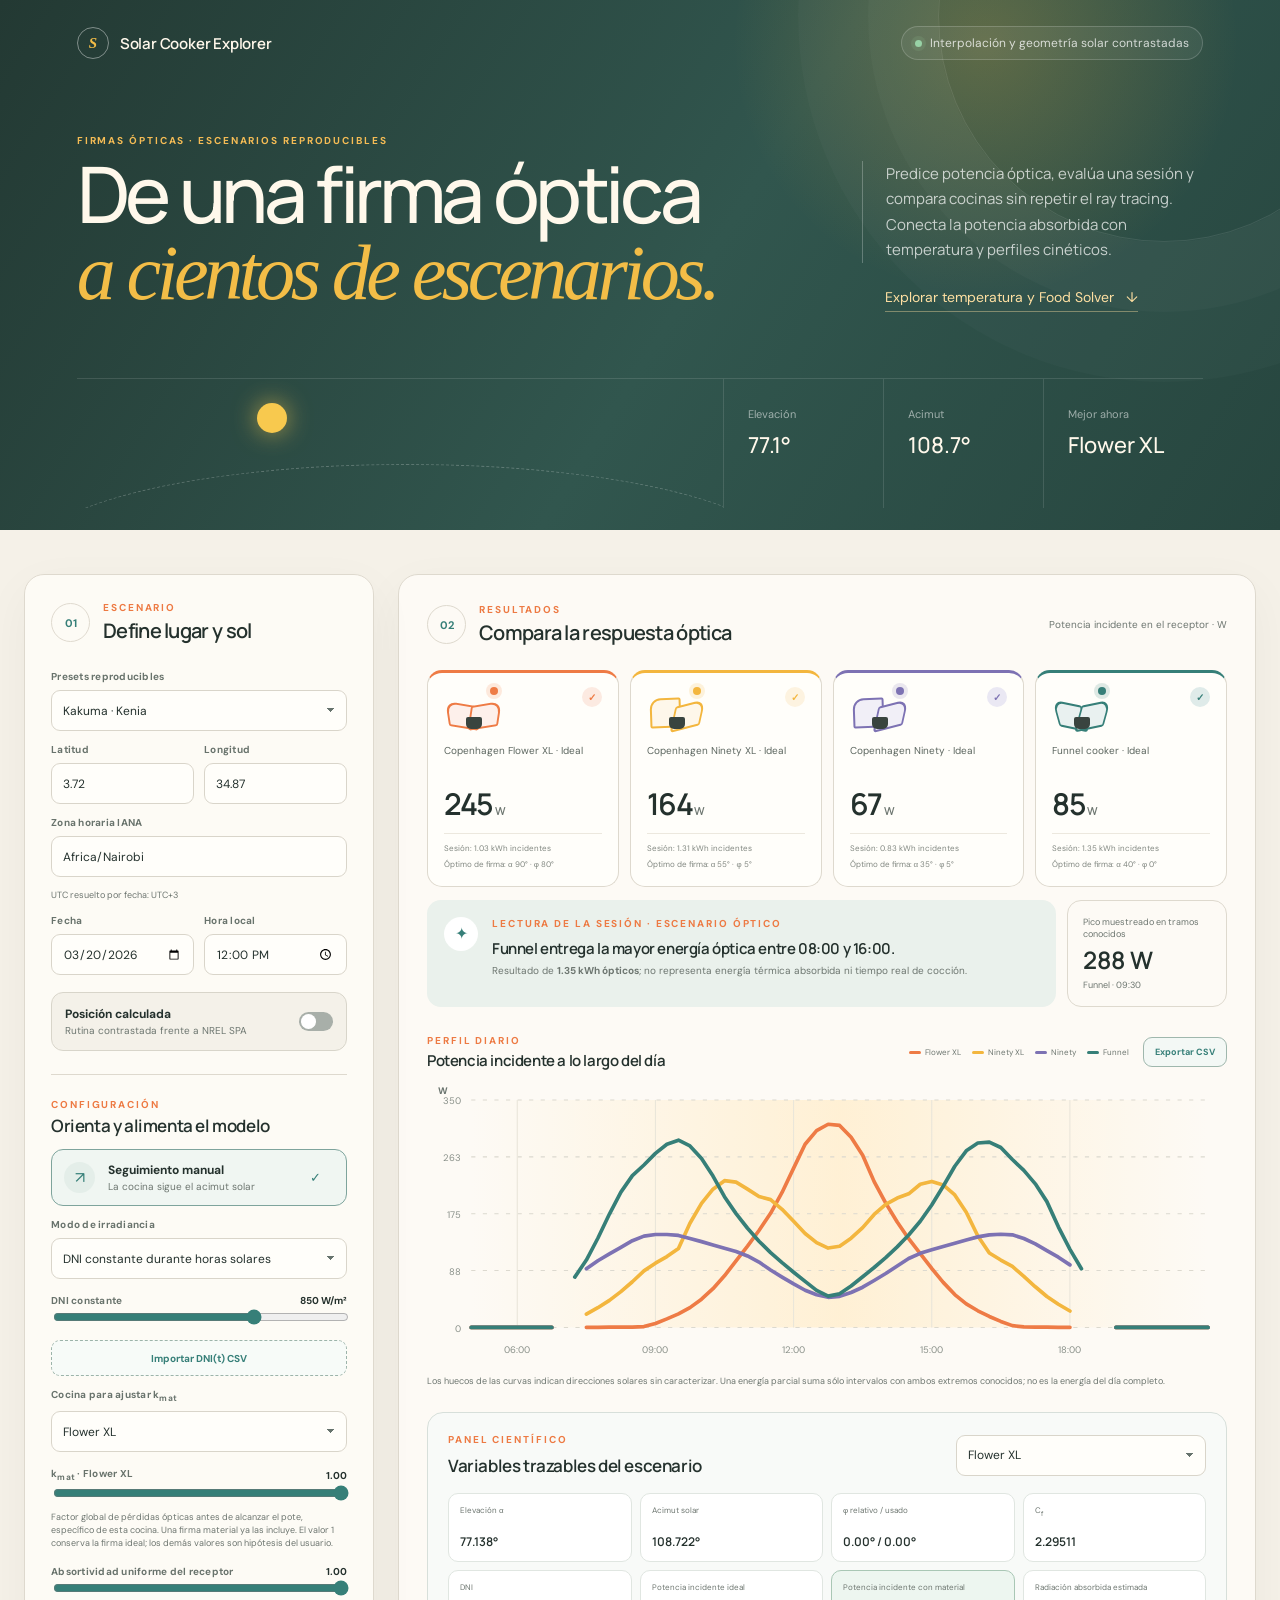
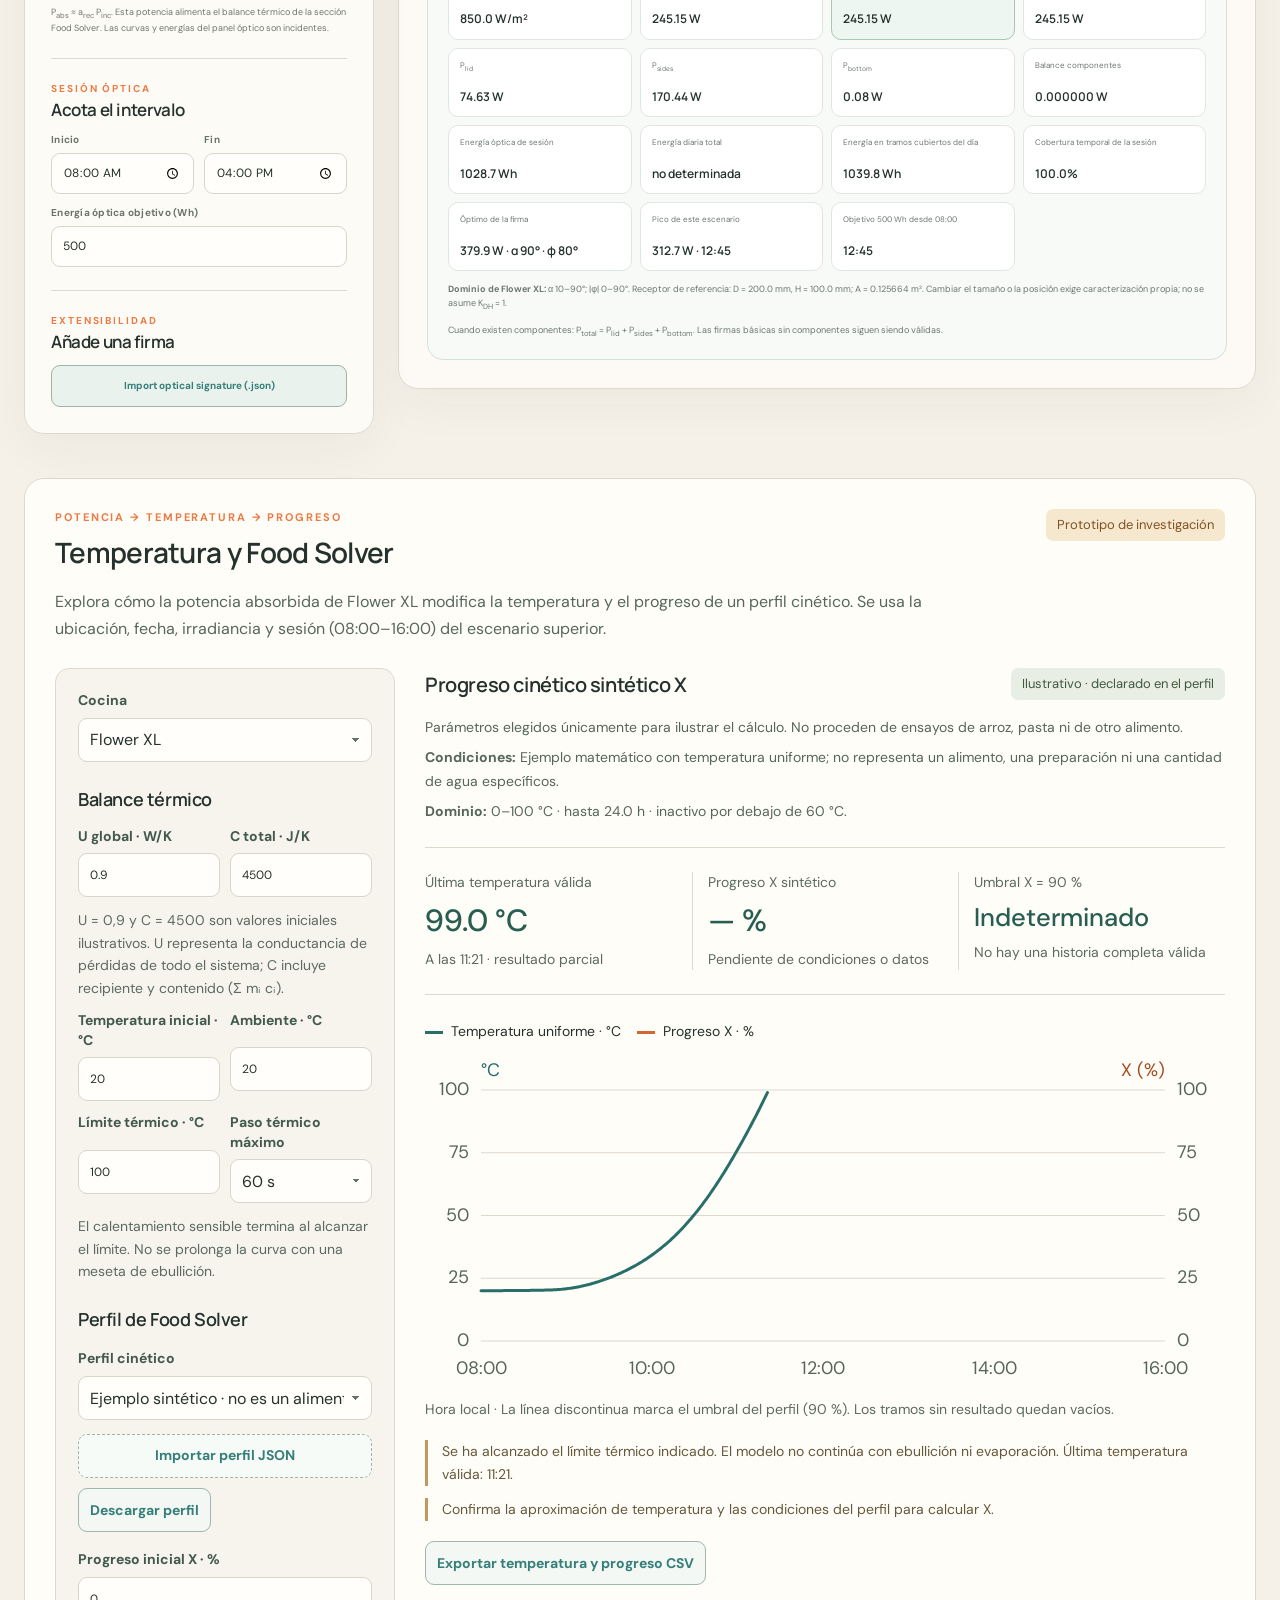
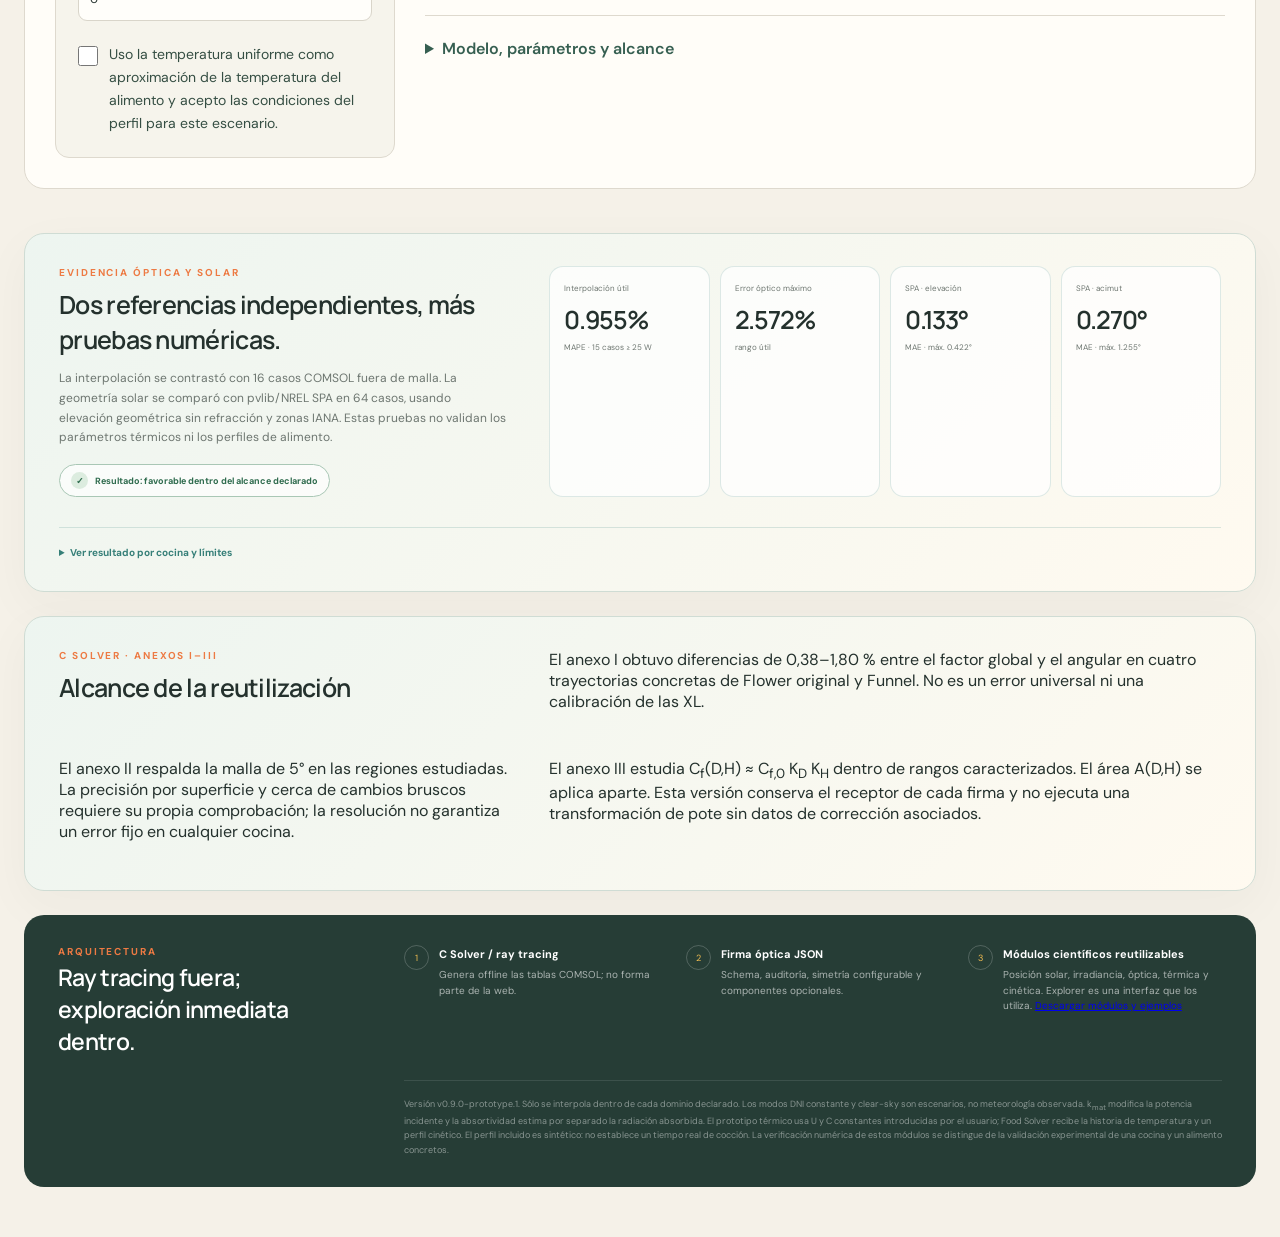
<file: index.html>
<!DOCTYPE html><html lang="es"><head><meta charSet="utf-8"/><meta name="viewport" content="width=device-width, initial-scale=1"/><link rel="stylesheet" href="/_next/static/css/index.B-HkzT0E.css" data-rsc-css-href="/_next/static/css/index.B-HkzT0E.css" data-precedence="vite-rsc/importer-resources"/><link rel="modulepreload" fetchPriority="low" href="/_next/static/chunks/index-D1vbHtXj.js"/><script src="/_next/static/chunks/rolldown-runtime-hePW80VL.js" type="module" async=""></script><script src="/_next/static/chunks/framework-CllpqJgQ.js" type="module" async=""></script><script src="/_next/static/chunks/vinext-CzEqxnjM.js" type="module" async=""></script><link rel="modulepreload" href="/_next/static/chunks/layout-segment-context-DirPF1Sl.js" crossorigin=""/><link rel="modulepreload" href="/_next/static/chunks/page-BA7yDzkg.js" crossorigin=""/><title>Solar Cooker Explorer · C Solver</title><meta name="description" content="Compara escenarios ópticos y conecta potencia absorbida, temperatura y Food Solver con parámetros y perfiles explícitos."/><meta property="og:title" content="Solar Cooker Explorer"/><meta property="og:description" content="Firmas ópticas · Potencia · Energía de sesión · Comparación"/><meta property="og:url" content="https://solar-cooker-explorer.jesus7ma.chatgpt.site"/><meta property="og:site_name" content="Solar Cooker Explorer"/><meta property="og:type" content="website"/><meta property="og:image" content="https://solar-cooker-explorer.jesus7ma.chatgpt.site/og.png"/><meta property="og:image:width" content="1200"/><meta property="og:image:height" content="630"/><meta property="og:image:alt" content="Solar Cooker Explorer · C Solver · Validación fuera de malla"/><meta name="twitter:card" content="summary_large_image"/><meta name="twitter:title" content="Solar Cooker Explorer"/><meta name="twitter:description" content="Firmas ópticas · Potencia · Energía de sesión · Comparación"/><meta name="twitter:image" content="https://solar-cooker-explorer.jesus7ma.chatgpt.site/og.png"/><script>Object.assign(((self[Symbol.for("vinext.navigationRuntime")]??={bootstrap:{routeManifest:null},functions:{}}).bootstrap.rsc??={rsc:[]}),{params:{},nav:{"pathname":"/","searchParams":[]},searchParamsFromBrowser:true})</script><link rel="modulepreload" href="/_next/static/chunks/index-D1vbHtXj.js" />
</head><body><main><header class="hero"><nav><div class="brand"><span class="brand-mark">S</span><span>Solar Cooker Explorer</span></div><div class="status-pill"><span></span> Interpolación y geometría solar contrastadas</div></nav><div class="hero-copy"><div><p class="eyebrow">FIRMAS ÓPTICAS · ESCENARIOS REPRODUCIBLES</p><h1>De una firma óptica<br/><em>a cientos de escenarios.</em></h1></div><div><p class="lead">Predice potencia óptica, evalúa una sesión y compara cocinas sin repetir el ray tracing. Conecta la potencia absorbida con temperatura y perfiles cinéticos.</p><a class="cooking-jump" href="#temperature-food">Explorar temperatura y Food Solver <span aria-hidden="true">↓</span></a></div></div><div class="sun-strip"><div class="sun-orbit"><span class="orbit-line"></span><span class="hero-sun" style="left:30.200531804680175%;bottom:69.71047212807255%"></span></div><div class="sky-metric"><span>Elevación</span><strong>77.1<!-- -->°</strong></div><div class="sky-metric"><span>Acimut</span><strong>108.7<!-- -->°</strong></div><div class="sky-metric"><span>Mejor ahora</span><strong>Flower XL</strong></div></div></header><section class="workspace"><aside class="control-panel"><div class="panel-heading"><span class="step-number">01</span><div><p class="eyebrow">ESCENARIO</p><h2>Define lugar y sol</h2></div></div><label class="field full"><span>Presets reproducibles</span><select><option value="kakuma" selected="">Kakuma · Kenia</option><option value="malaga">Málaga · España</option><option value="ndjamena">N&#x27;Djamena · Chad</option><option value="kathmandu">Katmandú · Nepal</option><option value="custom">Ubicación libre</option></select></label><div class="field-row"><label class="field"><span>Latitud</span><input type="number" step="0.01" value="3.72"/></label><label class="field"><span>Longitud</span><input type="number" step="0.01" value="34.87"/></label></div><label class="field full compact-top"><span>Zona horaria IANA</span><input type="text" placeholder="Europe/Madrid" value="Africa/Nairobi"/><small class="field-help">UTC resuelto por fecha<!-- -->: UTC+3</small></label><div class="field-row"><label class="field"><span>Fecha</span><input type="date" value="2026-03-20"/></label><label class="field"><span>Hora local</span><input type="time" value="12:00"/></label></div><button class="mode-toggle "><span><b>Posición calculada</b><small>Rutina contrastada frente a NREL SPA</small></span><i><u></u></i></button><div class="divider"></div><div class="subheading"><p class="eyebrow">CONFIGURACIÓN</p><h3>Orienta y alimenta el modelo</h3></div><button class="tracking-card selected"><span class="compass">↗</span><span><b>Seguimiento manual</b><small>La cocina sigue el acimut solar</small></span><span class="check">✓</span></button><label class="field full compact-top"><span>Modo de irradiancia</span><select><option value="constant" selected="">DNI constante durante horas solares</option><option value="clear-sky-meinel">Clear sky Meinel–Meinel normalizado</option><option value="imported">Perfil DNI importado (CSV)</option><option value="web">DNI de internet · Open-Meteo</option></select></label><label class="range-field compact"><span><b>DNI constante</b><output>850<!-- --> W/m²</output></span><input type="range" min="300" max="1100" step="10" value="850"/></label><label class="upload-button">Importar DNI(t) CSV<input type="file" accept=".csv,text/csv"/></label><label class="field full compact-top"><span>Cocina para ajustar k<sub>mat</sub></span><select><option value="flower-xl" selected="">Flower XL</option><option value="ninety-xl">Ninety XL</option><option value="ninety">Ninety</option><option value="funnel">Funnel</option></select></label><label class="range-field compact"><span><b>k<sub>mat</sub> · <!-- -->Flower XL</b><output>1.00</output></span><input type="range" min="0" max="1" step="0.01" value="1"/></label><p class="field-help">Factor global de pérdidas ópticas antes de alcanzar el pote, específico de esta cocina. Una firma material ya las incluye. El valor 1 conserva la firma ideal; los demás valores son hipótesis del usuario.</p><label class="range-field compact"><span><b>Absortividad uniforme del receptor</b><output>1.00</output></span><input type="range" min="0" max="1" step="0.01" value="1"/></label><p class="field-help">P<sub>abs</sub> ≈ a<sub>rec</sub> P<sub>inc</sub>. Esta potencia alimenta el balance térmico de la sección Food Solver. Las curvas y energías del panel óptico son incidentes.</p><div class="divider"></div><div class="subheading"><p class="eyebrow">SESIÓN ÓPTICA</p><h3>Acota el intervalo</h3></div><div class="field-row"><label class="field"><span>Inicio</span><input type="time" value="08:00"/></label><label class="field"><span>Fin</span><input type="time" value="16:00"/></label></div><label class="field full compact-top"><span>Energía óptica objetivo (Wh)</span><input type="number" min="0" step="25" value="500"/></label><div class="divider"></div><div class="subheading"><p class="eyebrow">EXTENSIBILIDAD</p><h3>Añade una firma</h3></div><label class="upload-button strong">Import optical signature (.json)<input type="file" accept=".json,application/json"/></label></aside><div class="results-panel"><div class="results-topline"><div class="panel-heading"><span class="step-number">02</span><div><p class="eyebrow">RESULTADOS</p><h2>Compara la respuesta óptica</h2></div></div><div class="legend-note">Potencia incidente en el receptor · W</div></div><div class="model-grid"><button class="model-card active" style="--model-color:#ee7b45"><div class="model-top"><div class="cooker-icon flower" aria-hidden="true"><span class="sun-dot"></span><span class="panel panel-a"></span><span class="panel panel-b"></span><span class="pot"></span></div><span class="model-check">✓</span></div><p>Copenhagen Flower XL · Ideal</p><strong>245<small> W</small></strong><div class="model-meta stacked"><span>Sesión: <!-- -->1.03 kWh incidentes</span><span>Óptimo de firma: α <!-- -->90<!-- -->° · φ <!-- -->80<!-- -->°</span></div></button><button class="model-card active" style="--model-color:#f3b63e"><div class="model-top"><div class="cooker-icon ninety" aria-hidden="true"><span class="sun-dot"></span><span class="panel panel-a"></span><span class="panel panel-b"></span><span class="pot"></span></div><span class="model-check">✓</span></div><p>Copenhagen Ninety XL · Ideal</p><strong>164<small> W</small></strong><div class="model-meta stacked"><span>Sesión: <!-- -->1.31 kWh incidentes</span><span>Óptimo de firma: α <!-- -->55<!-- -->° · φ <!-- -->5<!-- -->°</span></div></button><button class="model-card active" style="--model-color:#7d72b3"><div class="model-top"><div class="cooker-icon ninety" aria-hidden="true"><span class="sun-dot"></span><span class="panel panel-a"></span><span class="panel panel-b"></span><span class="pot"></span></div><span class="model-check">✓</span></div><p>Copenhagen Ninety · Ideal</p><strong>67<small> W</small></strong><div class="model-meta stacked"><span>Sesión: <!-- -->0.83 kWh incidentes</span><span>Óptimo de firma: α <!-- -->35<!-- -->° · φ <!-- -->5<!-- -->°</span></div></button><button class="model-card active" style="--model-color:#367f78"><div class="model-top"><div class="cooker-icon funnel" aria-hidden="true"><span class="sun-dot"></span><span class="panel panel-a"></span><span class="panel panel-b"></span><span class="pot"></span></div><span class="model-check">✓</span></div><p>Funnel cooker · Ideal</p><strong>85<small> W</small></strong><div class="model-meta stacked"><span>Sesión: <!-- -->1.35 kWh incidentes</span><span>Óptimo de firma: α <!-- -->40<!-- -->° · φ <!-- -->0<!-- -->°</span></div></button></div><div class="insight-row"><div class="recommendation"><span class="rec-icon">✦</span><div><p class="eyebrow">LECTURA DE LA SESIÓN · ESCENARIO ÓPTICO</p><h3>Funnel entrega la mayor energía óptica entre 08:00 y 16:00.</h3><p><span>Resultado de <b>1.35<!-- --> kWh ópticos</b>; no representa energía térmica absorbida ni tiempo real de cocción.</span></p></div></div><div class="peak-card"><span>Pico muestreado en tramos conocidos</span><strong>288<!-- --> W</strong><small>Funnel · 09:30</small></div></div><div class="chart-header"><div><p class="eyebrow">PERFIL DIARIO</p><h3>Potencia incidente a lo largo del día</h3></div><div class="chart-actions"><div class="chart-legend"><span><i style="background:#ee7b45"></i>Flower XL</span><span><i style="background:#f3b63e"></i>Ninety XL</span><span><i style="background:#7d72b3"></i>Ninety</span><span><i style="background:#367f78"></i>Funnel</span></div><button class="export-button">Exportar CSV</button></div></div><div class="chart-shell"><svg viewBox="0 0 760 270" role="img" aria-label="Curvas de potencia óptica durante el día"><defs><linearGradient id="daywash" x1="0" y1="0" x2="1" y2="0"><stop offset="0" stop-color="#ffefd1" stop-opacity="0"></stop><stop offset="0.5" stop-color="#ffefd1" stop-opacity="0.9"></stop><stop offset="1" stop-color="#ffefd1" stop-opacity="0"></stop></linearGradient></defs><rect x="42" y="20" width="700" height="216" rx="12" fill="url(#daywash)"></rect><g><line x1="42" x2="742" y1="20" y2="20" stroke="#dcd9cf" stroke-dasharray="4 7"></line><text x="32" y="24" text-anchor="end" class="axis-label">350</text></g><g><line x1="42" x2="742" y1="74" y2="74" stroke="#dcd9cf" stroke-dasharray="4 7"></line><text x="32" y="78" text-anchor="end" class="axis-label">263</text></g><g><line x1="42" x2="742" y1="128" y2="128" stroke="#dcd9cf" stroke-dasharray="4 7"></line><text x="32" y="132" text-anchor="end" class="axis-label">175</text></g><g><line x1="42" x2="742" y1="182" y2="182" stroke="#dcd9cf" stroke-dasharray="4 7"></line><text x="32" y="186" text-anchor="end" class="axis-label">88</text></g><g><line x1="42" x2="742" y1="236" y2="236" stroke="#dcd9cf" stroke-dasharray="4 7"></line><text x="32" y="240" text-anchor="end" class="axis-label">0</text></g><g><line x1="85.75" x2="85.75" y1="20" y2="236" stroke="#e9e5da"></line><text x="85.75" y="260" text-anchor="middle" class="axis-label">06:00</text></g><g><line x1="217" x2="217" y1="20" y2="236" stroke="#e9e5da"></line><text x="217" y="260" text-anchor="middle" class="axis-label">09:00</text></g><g><line x1="348.25" x2="348.25" y1="20" y2="236" stroke="#e9e5da"></line><text x="348.25" y="260" text-anchor="middle" class="axis-label">12:00</text></g><g><line x1="479.5" x2="479.5" y1="20" y2="236" stroke="#e9e5da"></line><text x="479.5" y="260" text-anchor="middle" class="axis-label">15:00</text></g><g><line x1="610.75" x2="610.75" y1="20" y2="236" stroke="#e9e5da"></line><text x="610.75" y="260" text-anchor="middle" class="axis-label">18:00</text></g><path d="M42.0,236.0 L52.9,236.0 L63.9,236.0 L74.8,236.0 L85.8,236.0 L96.7,236.0 L107.6,236.0 L118.6,236.0   M151.4,235.9 L162.3,235.9 L173.3,235.8 L184.2,235.7 L195.1,235.7 L206.1,235.2 L217.0,232.2 L227.9,227.9 L238.9,223.1 L249.8,217.2 L260.8,209.2 L271.7,199.2 L282.6,187.0 L293.6,172.8 L304.5,158.7 L315.4,143.9 L326.4,127.6 L337.3,107.8 L348.3,84.7 L359.2,62.0 L370.1,49.1 L381.1,43.0 L392.0,44.1 L402.9,55.4 L413.9,72.5 L424.8,97.5 L435.8,117.9 L446.7,135.9 L457.6,151.7 L468.6,165.8 L479.5,180.0 L490.4,193.2 L501.4,204.8 L512.3,213.7 L523.3,220.2 L534.2,225.6 L545.1,230.3 L556.1,234.3 L567.0,235.5 L577.9,235.7 L588.9,235.8 L599.8,235.9 L610.8,235.9    M654.5,236.0 L665.4,236.0 L676.4,236.0 L687.3,236.0 L698.3,236.0 L709.2,236.0 L720.1,236.0 L731.1,236.0 L742.0,236.0" fill="none" stroke="#ee7b45" stroke-width="3.5" stroke-linecap="round" stroke-linejoin="round"></path><path d="M42.0,236.0 L52.9,236.0 L63.9,236.0 L74.8,236.0 L85.8,236.0 L96.7,236.0 L107.6,236.0 L118.6,236.0   M151.4,223.4 L162.3,217.3 L173.3,210.3 L184.2,202.0 L195.1,192.6 L206.1,182.3 L217.0,175.0 L227.9,168.7 L238.9,161.0 L249.8,137.0 L260.8,118.2 L271.7,104.7 L282.6,96.6 L293.6,98.0 L304.5,104.6 L315.4,111.7 L326.4,114.6 L337.3,123.8 L348.3,135.1 L359.2,146.8 L370.1,155.5 L381.1,160.6 L392.0,158.9 L402.9,151.2 L413.9,141.2 L424.8,128.7 L435.8,119.1 L446.7,113.1 L457.6,109.1 L468.6,100.0 L479.5,97.3 L490.4,100.6 L501.4,110.1 L512.3,126.6 L523.3,149.2 L534.2,165.3 L545.1,172.0 L556.1,178.1 L567.0,187.5 L577.9,197.4 L588.9,206.6 L599.8,214.0 L610.8,220.4    M654.5,236.0 L665.4,236.0 L676.4,236.0 L687.3,236.0 L698.3,236.0 L709.2,236.0 L720.1,236.0 L731.1,236.0 L742.0,236.0" fill="none" stroke="#f3b63e" stroke-width="3.5" stroke-linecap="round" stroke-linejoin="round"></path><path d="M42.0,236.0 L52.9,236.0 L63.9,236.0 L74.8,236.0 L85.8,236.0 L96.7,236.0 L107.6,236.0 L118.6,236.0   M151.4,180.3 L162.3,172.7 L173.3,166.2 L184.2,159.9 L195.1,153.6 L206.1,149.3 L217.0,147.7 L227.9,147.7 L238.9,148.6 L249.8,151.5 L260.8,154.5 L271.7,157.7 L282.6,160.8 L293.6,163.8 L304.5,168.1 L315.4,173.9 L326.4,181.5 L337.3,188.2 L348.3,194.7 L359.2,200.7 L370.1,204.9 L381.1,207.4 L392.0,206.5 L402.9,202.8 L413.9,197.8 L424.8,191.4 L435.8,184.8 L446.7,177.6 L457.6,170.5 L468.6,165.6 L479.5,162.3 L490.4,159.2 L501.4,156.1 L512.3,152.9 L523.3,150.0 L534.2,148.1 L545.1,147.5 L556.1,148.0 L567.0,151.5 L577.9,156.7 L588.9,163.1 L599.8,169.3 L610.8,176.6    M654.5,236.0 L665.4,236.0 L676.4,236.0 L687.3,236.0 L698.3,236.0 L709.2,236.0 L720.1,236.0 L731.1,236.0 L742.0,236.0" fill="none" stroke="#7d72b3" stroke-width="3.5" stroke-linecap="round" stroke-linejoin="round"></path><path d="M42.0,236.0 L52.9,236.0 L63.9,236.0 L74.8,236.0 L85.8,236.0 L96.7,236.0 L107.6,236.0 L118.6,236.0  M140.4,188.2 L151.4,172.0 L162.3,151.3 L173.3,128.3 L184.2,107.5 L195.1,91.8 L206.1,81.7 L217.0,70.7 L227.9,62.0 L238.9,58.1 L249.8,63.6 L260.8,75.6 L271.7,92.2 L282.6,111.8 L293.6,127.9 L304.5,141.8 L315.4,154.1 L326.4,165.0 L337.3,174.5 L348.3,183.6 L359.2,192.3 L370.1,200.8 L381.1,206.3 L392.0,204.1 L402.9,196.7 L413.9,187.9 L424.8,179.1 L435.8,169.7 L446.7,159.5 L457.6,148.2 L468.6,135.2 L479.5,119.7 L490.4,101.9 L501.4,82.9 L512.3,68.2 L523.3,60.8 L534.2,59.9 L545.1,65.1 L556.1,76.5 L567.0,86.8 L577.9,99.6 L588.9,116.5 L599.8,140.4 L610.8,161.8 L621.7,180.3   M654.5,236.0 L665.4,236.0 L676.4,236.0 L687.3,236.0 L698.3,236.0 L709.2,236.0 L720.1,236.0 L731.1,236.0 L742.0,236.0" fill="none" stroke="#367f78" stroke-width="3.5" stroke-linecap="round" stroke-linejoin="round"></path><text x="10" y="14" class="axis-title">W</text></svg></div><p class="balance-note">Los huecos de las curvas indican direcciones solares sin caracterizar. Una energía parcial suma sólo intervalos con ambos extremos conocidos; no es la energía del día completo.</p><section class="scientific-panel" aria-labelledby="scientific-title"><div class="scientific-heading"><div><p class="eyebrow">PANEL CIENTÍFICO</p><h3 id="scientific-title">Variables trazables del escenario</h3></div><select><option value="flower-xl" selected="">Flower XL</option><option value="ninety-xl">Ninety XL</option><option value="ninety">Ninety</option><option value="funnel">Funnel</option></select></div><div class="scientific-grid"><article><span>Elevación α</span><strong>77.138<!-- -->°</strong></article><article><span>Acimut solar</span><strong>108.722<!-- -->°</strong></article><article><span>φ relativo / usado</span><strong>0.00<!-- -->° / <!-- -->0.00<!-- -->°</strong></article><article><span>C<sub>f</sub></span><strong>2.29511</strong></article><article><span>DNI</span><strong>850.0<!-- --> W/m²</strong></article><article><span>Potencia incidente ideal</span><strong>245.15<!-- --> W</strong></article><article class="accent"><span>Potencia incidente con material</span><strong>245.15<!-- --> W</strong></article><article><span>Radiación absorbida estimada</span><strong>245.15<!-- --> W</strong></article><article><span>P<sub>lid</sub></span><strong>74.63 W</strong></article><article><span>P<sub>sides</sub></span><strong>170.44 W</strong></article><article><span>P<sub>bottom</sub></span><strong>0.08 W</strong></article><article><span>Balance componentes</span><strong>0.000000 W</strong></article><article><span>Energía óptica de sesión</span><strong>1028.7<!-- --> Wh</strong></article><article><span>Energía diaria total</span><strong>no determinada</strong></article><article><span>Energía en tramos cubiertos del día</span><strong>1039.8<!-- --> Wh</strong></article><article><span>Cobertura temporal de la sesión</span><strong>100.0<!-- -->%</strong></article><article><span>Óptimo de la firma</span><strong>379.9<!-- --> W · α <!-- -->90<!-- -->° · φ <!-- -->80<!-- -->°</strong></article><article><span>Pico de este escenario</span><strong>312.7 W · 12:45</strong></article><article><span>Objetivo <!-- -->500<!-- --> Wh desde <!-- -->08:00</span><strong>12:45</strong></article></div><p class="balance-note"><b>Dominio de <!-- -->Flower XL<!-- -->:</b> α <!-- -->10<!-- -->–<!-- -->90<!-- -->°; <!-- -->|φ|<!-- --> <!-- -->0<!-- -->–<!-- -->90<!-- -->°. <!-- -->Receptor de referencia: D = 200.0 mm, H = 100.0 mm; A = 0.125664 m².<!-- --> Cambiar el tamaño o la posición exige caracterización propia; no se asume K<sub>DH</sub> = 1.</p><p class="balance-note">Cuando existen componentes: P<sub>total</sub> = P<sub>lid</sub> + P<sub>sides</sub> + P<sub>bottom</sub>. Las firmas básicas sin componentes siguen siendo válidas.</p></section></div></section><section class="cooking-panel" id="temperature-food" aria-labelledby="cooking-title"><div class="cooking-heading"><div><p class="eyebrow">POTENCIA → TEMPERATURA → PROGRESO</p><h2 id="cooking-title">Temperatura y Food Solver</h2></div><span class="research-label">Prototipo de investigación</span></div><p class="cooking-intro">Explora cómo la potencia absorbida de <!-- -->Flower XL<!-- --> modifica la temperatura y el progreso de un perfil cinético. Se usa la ubicación, fecha, irradiancia y sesión (<!-- -->08:00<!-- -->–<!-- -->16:00<!-- -->) del escenario superior.</p><div class="cooking-layout"><div class="cooking-controls"><label class="field full"><span>Cocina</span><select><option value="flower-xl" selected="">Flower XL</option><option value="ninety-xl">Ninety XL</option><option value="ninety">Ninety</option><option value="funnel">Funnel</option></select></label><h3>Balance térmico</h3><div class="field-row"><label class="field"><span>U global · W/K</span><input type="number" min="0" step="0.1" value="0.9"/></label><label class="field"><span>C total · J/K</span><input type="number" min="1" step="100" value="4500"/></label></div><p class="thermal-note">U = 0,9 y C = 4500 son valores iniciales ilustrativos. U representa la conductancia de pérdidas de todo el sistema; C incluye recipiente y contenido (Σ mᵢ cᵢ).</p><div class="field-row"><label class="field"><span>Temperatura inicial · °C</span><input type="number" step="1" value="20"/></label><label class="field"><span>Ambiente · °C</span><input type="number" step="1" value="20"/></label></div><div class="field-row"><label class="field"><span>Límite térmico · °C</span><input type="number" max="100" step="1" value="100"/></label><label class="field"><span>Paso térmico máximo</span><select><option value="60" selected="">60 s</option><option value="30">30 s</option><option value="15">15 s</option></select></label></div><p class="thermal-note">El calentamiento sensible termina al alcanzar el límite. No se prolonga la curva con una meseta de ebullición.</p><h3>Perfil de Food Solver</h3><label class="field full"><span>Perfil cinético</span><select><option value="example" selected="">Ejemplo sintético · no es un alimento</option></select></label><div class="cooking-file-actions"><label class="upload-button">Importar perfil JSON<input type="file" accept=".json,application/json"/></label><button class="export-button">Descargar perfil</button></div><label class="field full"><span>Progreso inicial X · %</span><input type="number" min="0" max="99.99" step="1" value="0"/></label><label class="temperature-assumption"><input type="checkbox"/><span>Uso la temperatura uniforme como aproximación de la temperatura del alimento y acepto las condiciones del perfil para este escenario.</span></label></div><div class="cooking-results"><div class="profile-summary"><div class="profile-heading"><h3>Progreso cinético sintético X</h3><span class="profile-evidence">Ilustrativo<!-- --> · declarado en el perfil</span></div><p>Parámetros elegidos únicamente para ilustrar el cálculo. No proceden de ensayos de arroz, pasta ni de otro alimento.</p><p><b>Condiciones:</b> <!-- -->Ejemplo matemático con temperatura uniforme; no representa un alimento, una preparación ni una cantidad de agua específicos.</p><p><b>Dominio:</b> <!-- -->0<!-- -->–<!-- -->100<!-- --> °C · hasta <!-- -->24.0<!-- --> h · inactivo por debajo de <!-- -->60<!-- --> °C.</p></div><div class="cooking-metrics" aria-live="polite"><article><span>Última temperatura válida</span><strong>99.0<!-- --> °C</strong><small>A las <!-- -->11:21<!-- --> · resultado parcial</small></article><article><span>Progreso X<!-- --> sintético</span><strong>—<!-- --> %</strong><small>Pendiente de condiciones o datos</small></article><article><span>Umbral X = <!-- -->90<!-- --> %</span><strong class="threshold-result">Indeterminado</strong><small>No hay una historia completa válida</small></article></div><div class="thermal-chart"><div class="thermal-legend"><span class="temperature-key">Temperatura uniforme · °C</span><span class="progress-key">Progreso X · %</span></div><svg viewBox="0 0 800 330" role="img" aria-labelledby="thermal-chart-title thermal-chart-desc"><title id="thermal-chart-title">Temperatura y progreso durante la sesión</title><desc id="thermal-chart-desc">Temperatura en el eje izquierdo y progreso cinético en el derecho. Las curvas terminan cuando faltan datos válidos.</desc><g><line x1="56" x2="740" y1="285" y2="285" stroke="#ddd9cf"></line><text x="44" y="290" text-anchor="end">0</text><text x="752" y="290">0</text><text x="56" y="318" text-anchor="middle">08:00</text></g><g><line x1="56" x2="740" y1="222.25" y2="222.25" stroke="#ddd9cf"></line><text x="44" y="227.25" text-anchor="end">25</text><text x="752" y="227.25">25</text><text x="227" y="318" text-anchor="middle">10:00</text></g><g><line x1="56" x2="740" y1="159.5" y2="159.5" stroke="#ddd9cf"></line><text x="44" y="164.5" text-anchor="end">50</text><text x="752" y="164.5">50</text><text x="398" y="318" text-anchor="middle">12:00</text></g><g><line x1="56" x2="740" y1="96.75" y2="96.75" stroke="#ddd9cf"></line><text x="44" y="101.75" text-anchor="end">75</text><text x="752" y="101.75">75</text><text x="569" y="318" text-anchor="middle">14:00</text></g><g><line x1="56" x2="740" y1="34" y2="34" stroke="#ddd9cf"></line><text x="44" y="39" text-anchor="end">100</text><text x="752" y="39">100</text><text x="740" y="318" text-anchor="middle">16:00</text></g><text x="56" y="20" class="temperature-axis">°C</text><text x="740" y="20" text-anchor="end" class="progress-axis">X (%)</text><path d="M56.00,234.80 L57.42,234.79 L58.85,234.78 L60.27,234.77 L61.70,234.76 L63.13,234.75 L64.55,234.74 L65.97,234.73 L67.40,234.72 L68.83,234.71 L70.25,234.69 L71.67,234.68 L73.10,234.67 L74.53,234.66 L75.95,234.65 L77.38,234.63 L78.80,234.62 L80.22,234.61 L81.65,234.60 L83.08,234.59 L84.50,234.57 L85.92,234.56 L87.35,234.55 L88.78,234.54 L90.20,234.53 L91.63,234.51 L93.05,234.50 L94.47,234.49 L95.90,234.48 L97.33,234.46 L98.75,234.45 L100.18,234.44 L101.60,234.42 L103.03,234.40 L104.45,234.38 L105.88,234.36 L107.30,234.34 L108.72,234.32 L110.15,234.30 L111.58,234.27 L113.00,234.25 L114.43,234.22 L115.85,234.19 L117.28,234.16 L118.70,234.13 L120.13,234.10 L121.55,234.06 L122.97,234.03 L124.40,233.99 L125.83,233.96 L127.25,233.92 L128.68,233.86 L130.10,233.79 L131.52,233.71 L132.95,233.61 L134.38,233.50 L135.80,233.38 L137.22,233.24 L138.65,233.09 L140.07,232.93 L141.50,232.76 L142.93,232.57 L144.35,232.37 L145.78,232.16 L147.20,231.94 L148.63,231.71 L150.05,231.46 L151.48,231.21 L152.90,230.94 L154.32,230.66 L155.75,230.37 L157.18,230.06 L158.60,229.74 L160.02,229.41 L161.45,229.07 L162.88,228.71 L164.30,228.34 L165.73,227.95 L167.15,227.56 L168.57,227.15 L170.00,226.73 L171.43,226.29 L172.85,225.85 L174.27,225.39 L175.70,224.92 L177.13,224.44 L178.55,223.95 L179.97,223.45 L181.40,222.93 L182.82,222.41 L184.25,221.87 L185.67,221.32 L187.10,220.75 L188.53,220.17 L189.95,219.57 L191.38,218.96 L192.80,218.34 L194.22,217.70 L195.65,217.05 L197.07,216.39 L198.50,215.71 L199.93,215.02 L201.35,214.31 L202.77,213.59 L204.20,212.86 L205.63,212.12 L207.05,211.37 L208.48,210.60 L209.90,209.82 L211.32,209.03 L212.75,208.22 L214.18,207.40 L215.60,206.55 L217.03,205.68 L218.45,204.78 L219.88,203.87 L221.30,202.94 L222.72,201.98 L224.15,201.01 L225.58,200.01 L227.00,199.00 L228.42,197.97 L229.85,196.91 L231.27,195.84 L232.70,194.75 L234.13,193.64 L235.55,192.51 L236.97,191.36 L238.40,190.19 L239.82,189.01 L241.25,187.81 L242.67,186.58 L244.10,185.32 L245.53,184.03 L246.95,182.71 L248.38,181.37 L249.80,180.00 L251.22,178.60 L252.65,177.18 L254.08,175.73 L255.50,174.25 L256.93,172.75 L258.35,171.22 L259.77,169.67 L261.20,168.09 L262.63,166.48 L264.05,164.86 L265.48,163.21 L266.90,161.53 L268.33,159.83 L269.75,158.11 L271.17,156.36 L272.60,154.58 L274.02,152.77 L275.45,150.92 L276.88,149.05 L278.30,147.16 L279.73,145.23 L281.15,143.27 L282.57,141.29 L284.00,139.28 L285.42,137.24 L286.85,135.17 L288.27,133.08 L289.70,130.97 L291.13,128.82 L292.55,126.65 L293.98,124.46 L295.40,122.24 L296.83,120.00 L298.25,117.73 L299.68,115.44 L301.10,113.12 L302.52,110.78 L303.95,108.42 L305.38,106.04 L306.80,103.63 L308.23,101.20 L309.65,98.76 L311.08,96.29 L312.50,93.79 L313.93,91.28 L315.35,88.75 L316.77,86.20 L318.20,83.62 L319.63,81.03 L321.05,78.42 L322.48,75.78 L323.90,73.13 L325.32,70.46 L326.75,67.78 L328.17,65.07 L329.60,62.33 L331.03,59.57 L332.45,56.78 L333.88,53.96 L335.30,51.13 L336.72,48.26 L338.15,45.38 L339.58,42.46 L341.00,39.53 L342.43,36.57                                                                                                                                                                                                                                                                                       " fill="none" stroke="#286e69" stroke-width="3" stroke-linecap="round"></path></svg><p class="thermal-note">Hora local · La línea discontinua marca el umbral del perfil (<!-- -->90<!-- --> %). Los tramos sin resultado quedan vacíos.</p></div><div class="cooking-notices" aria-live="polite"><p>Se ha alcanzado el límite térmico indicado. El modelo no continúa con ebullición ni evaporación.<!-- --> Última temperatura válida: <!-- -->11:21<!-- -->.</p><p>Confirma la aproximación de temperatura y las condiciones del perfil para calcular X.</p></div><button class="export-button cooking-export">Exportar temperatura y progreso CSV</button><details class="cooking-method"><summary>Modelo, parámetros y alcance</summary><p><b>Temperatura:</b> C dT/dt = P<sub>abs</sub>(t) − U (T − T<sub>a</sub>), integrada con Crank–Nicolson. La potencia se evalúa cada minuto y ya incluye el factor de material y la absortividad del receptor.</p><p><b>Progreso:</b> dX/dt = k(T)(1 − X). Food Solver recibe tiempos en segundos y temperaturas en °C; la cinética se integra con un paso máximo de 1 s.</p><p>Arrhenius: k_ref = 0.001 s⁻¹ a 90 °C; E_a = 60000 J/mol.</p><p>U se mantiene constante durante la sesión y debe representar el conjunto cocina, recipiente, carga y ambiente elegido. Si tienes un coeficiente por unidad de área en W/(m²·K), multiplícalo por el área de pérdidas antes de introducirlo aquí.</p><p>La temperatura uniforme es una aproximación; no se calculan gradientes dentro del alimento, hidratación, evaporación ni energía de transformación. El umbral describe el objetivo del perfil, sin establecer por sí solo textura, comestibilidad ni seguridad microbiológica. La verificación numérica no valida estos parámetros para un alimento.</p><p>El CSV conserva los parámetros térmicos, el perfil completo, el escenario y los estados de cobertura. Importar un perfil no verifica de forma independiente la evidencia que declara.</p></details></div></div></section><section class="validation-strip" aria-labelledby="validation-title"><div class="validation-intro"><p class="eyebrow">EVIDENCIA ÓPTICA Y SOLAR</p><h2 id="validation-title">Dos referencias independientes, más pruebas numéricas.</h2><p>La interpolación se contrastó con 16 casos COMSOL fuera de malla. La geometría solar se comparó con pvlib/NREL SPA en 64 casos, usando elevación geométrica sin refracción y zonas IANA. Estas pruebas no validan los parámetros térmicos ni los perfiles de alimento.</p><span class="validation-badge">Resultado: favorable dentro del alcance declarado</span></div><div class="validation-metrics expanded" aria-label="Resumen de validación"><article><span>Interpolación útil</span><strong>0.955%</strong><small>MAPE · 15 casos ≥ 25 W</small></article><article><span>Error óptico máximo</span><strong>2.572%</strong><small>rango útil</small></article><article><span>SPA · elevación</span><strong>0.133<!-- -->°</strong><small>MAE · máx. <!-- -->0.422<!-- -->°</small></article><article><span>SPA · acimut</span><strong>0.270<!-- -->°</strong><small>MAE · máx. <!-- -->1.255<!-- -->°</small></article></div><details class="validation-details"><summary>Ver resultado por cocina y límites</summary><div class="validation-detail-grid"><div class="validation-table-wrap"><table><thead><tr><th>Cocina</th><th>Casos</th><th>MAPE</th><th>Error máx.</th><th>Lectura</th></tr></thead><tbody><tr><td>Flower XL</td><td>4</td><td>1.169%</td><td>2.336%</td><td><span class="validation-state pass">Cumple</span></td></tr><tr><td>Ninety XL</td><td>4</td><td>0.634%</td><td>1.188%</td><td><span class="validation-state pass">Cumple</span></td></tr><tr><td>Ninety</td><td>4</td><td>0.536%</td><td>1.065%</td><td><span class="validation-state pass">Cumple</span></td></tr><tr><td>Funnel</td><td>4</td><td>6.992%</td><td>23.000%</td><td><span class="validation-state review">Revisar borde</span></td></tr></tbody></table></div><p><b>Lectura transparente.</b> FUN-V04 entrega solo 7,875 W: su error relativo es 23 %, pero el absoluto es 1,811 W y cumple el criterio de 2 W. La campaña SPA cubre cuatro lugares, cuatro fechas y cuatro horas locales. El DNI clear-sky sigue siendo ilustrativo y un CSV importado conserva la responsabilidad de su procedencia en el usuario.</p></div></details></section><section class="validation-strip"><div class="validation-intro"><p class="eyebrow">C SOLVER · ANEXOS I–III</p><h2>Alcance de la reutilización</h2></div><p>El anexo I obtuvo diferencias de 0,38–1,80 % entre el factor global y el angular en cuatro trayectorias concretas de Flower original y Funnel. No es un error universal ni una calibración de las XL.</p><p>El anexo II respalda la malla de 5° en las regiones estudiadas. La precisión por superficie y cerca de cambios bruscos requiere su propia comprobación; la resolución no garantiza un error fijo en cualquier cocina.</p><p>El anexo III estudia C<sub>f</sub>(D,H) ≈ C<sub>f,0</sub> K<sub>D</sub> K<sub>H</sub> dentro de rangos caracterizados. El área A(D,H) se aplica aparte. Esta versión conserva el receptor de cada firma y no ejecuta una transformación de pote sin datos de corrección asociados.</p></section><section class="method-strip"><div><p class="eyebrow">ARQUITECTURA</p><h2>Ray tracing fuera; exploración inmediata dentro.</h2></div><div class="method-item"><span>1</span><p><b>C Solver / ray tracing</b>Genera offline las tablas COMSOL; no forma parte de la web.</p></div><div class="method-item"><span>2</span><p><b>Firma óptica JSON</b>Schema, auditoría, simetría configurable y componentes opcionales.</p></div><div class="method-item"><span>3</span><p><b>Módulos científicos reutilizables</b>Posición solar, irradiancia, óptica, térmica y cinética. Explorer es una interfaz que los utiliza. <a href="/downloads/solar-cooker-science.tgz" download="">Descargar módulos y ejemplos</a></p></div><p class="disclaimer">Versión v<!-- -->0.9.0-prototype.1<!-- -->. Sólo se interpola dentro de cada dominio declarado. Los modos DNI constante y clear-sky son escenarios, no meteorología observada. k<sub>mat</sub> modifica la potencia incidente y la absortividad estima por separado la radiación absorbida. El prototipo térmico usa U y C constantes introducidas por el usuario; Food Solver recibe la historia de temperatura y un perfil cinético. El perfil incluido es sintético: no establece un tiempo real de cocción. La verificación numérica de estos módulos se distingue de la validación experimental de una cocina y un alimento concretos.</p></section></main><script type="module" src="/_next/static/chunks/index-D1vbHtXj.js" id="_R_" async=""></script><script>((self[Symbol.for("vinext.navigationRuntime")]??={bootstrap:{routeManifest:null},functions:{}}).bootstrap.rsc??={rsc:[]}).rsc.push("2:I[\"8c0f216c4604\",[],\"Children\",1]\n")</script><script>((self[Symbol.for("vinext.navigationRuntime")]??={bootstrap:{routeManifest:null},functions:{}}).bootstrap.rsc??={rsc:[]}).rsc.push("3:I[\"593f344dc510\",[],\"GlobalErrorBoundary\",1]\n")</script><script>((self[Symbol.for("vinext.navigationRuntime")]??={bootstrap:{routeManifest:null},functions:{}}).bootstrap.rsc??={rsc:[]}).rsc.push("4:I[\"0b874ad30386\",[],\"default\",1]\n")</script><script>((self[Symbol.for("vinext.navigationRuntime")]??={bootstrap:{routeManifest:null},functions:{}}).bootstrap.rsc??={rsc:[]}).rsc.push("5:I[\"593f344dc510\",[],\"ErrorBoundary\",1]\n")</script><script>((self[Symbol.for("vinext.navigationRuntime")]??={bootstrap:{routeManifest:null},functions:{}}).bootstrap.rsc??={rsc:[]}).rsc.push("6:I[\"15c18cfaeeff\",[],\"LayoutSegmentProvider\",1]\n")</script><script>((self[Symbol.for("vinext.navigationRuntime")]??={bootstrap:{routeManifest:null},functions:{}}).bootstrap.rsc??={rsc:[]}).rsc.push("7:I[\"8c0f216c4604\",[],\"Slot\",1]\n")</script><script>((self[Symbol.for("vinext.navigationRuntime")]??={bootstrap:{routeManifest:null},functions:{}}).bootstrap.rsc??={rsc:[]}).rsc.push("8:I[\"593f344dc510\",[],\"NotFoundBoundary\",1]\n")</script><script>((self[Symbol.for("vinext.navigationRuntime")]??={bootstrap:{routeManifest:null},functions:{}}).bootstrap.rsc??={rsc:[]}).rsc.push("9:I[\"9276801271d6\",[],\"AppRouterScrollTarget\",1]\n")</script><script>((self[Symbol.for("vinext.navigationRuntime")]??={bootstrap:{routeManifest:null},functions:{}}).bootstrap.rsc??={rsc:[]}).rsc.push("a:I[\"593f344dc510\",[],\"RedirectBoundary\",1]\n")</script><script>((self[Symbol.for("vinext.navigationRuntime")]??={bootstrap:{routeManifest:null},functions:{}}).bootstrap.rsc??={rsc:[]}).rsc.push(":HL[\"/_next/static/css/index.B-HkzT0E.css\",\"style\"     ]\n")</script><script>((self[Symbol.for("vinext.navigationRuntime")]??={bootstrap:{routeManifest:null},functions:{}}).bootstrap.rsc??={rsc:[]}).rsc.push("0:{\"page:/\":\"$L1\",\"layout:/\":[[[\"$\",\"link\",\"css:/_next/static/css/index.B-HkzT0E.css\",{\"rel\":\"stylesheet\",\"precedence\":\"vite-rsc/importer-resources\",\"href\":\"/_next/static/css/index.B-HkzT0E.css\",\"data-rsc-css-href\":\"/_next/static/css/index.B-HkzT0E.css\"}],\"$undefined\"],[\"$\",\"html\",null,{\"lang\":\"es\",\"children\":[\"$\",\"body\",null,{\"children\":[\"$\",\"$L2\",null,{}]}]}]],\"route:/\":[[[\"$\",\"meta\",null,{\"charSet\":\"utf-8\"}],[[\"$\",\"title\",\"0\",{\"children\":\"Solar Cooker Explorer · C Solver\"}],[\"$\",\"meta\",\"1\",{\"name\":\"description\",\"content\":\"Compara escenarios ópticos y conecta potencia absorbida, temperatura y Food Solver con parámetros y perfiles explícitos.\"}],[\"$\",\"meta\",\"2\",{\"property\":\"og:title\",\"content\":\"Solar Cooker Explorer\"}],[\"$\",\"meta\",\"3\",{\"property\":\"og:description\",\"content\":\"Firmas ópticas · Potencia · Energía de sesión · Comparación\"}],[\"$\",\"meta\",\"4\",{\"property\":\"og:url\",\"content\":\"https://solar-cooker-explorer.jesus7ma.chatgpt.site\"}],[\"$\",\"meta\",\"5\",{\"property\":\"og:site_name\",\"content\":\"Solar Cooker Explorer\"}],[\"$\",\"meta\",\"6\",{\"property\":\"og:type\",\"content\":\"website\"}],[\"$\",\"meta\",\"7\",{\"property\":\"og:image\",\"content\":\"https://solar-cooker-explorer.jesus7ma.chatgpt.site/og.png\"}],[\"$\",\"meta\",\"8\",{\"property\":\"og:image:width\",\"content\":\"1200\"}],[\"$\",\"meta\",\"9\",{\"property\":\"og:image:height\",\"content\":\"630\"}],[\"$\",\"meta\",\"10\",{\"property\":\"og:image:alt\",\"content\":\"Solar Cooker Explorer · C Solver · Validación fuera de malla\"}],[\"$\",\"meta\",\"11\",{\"name\":\"twitter:card\",\"content\":\"summary_large_image\"}],[\"$\",\"meta\",\"12\",{\"name\":\"twitter:title\",\"content\":\"Solar Cooker Explorer\"}],[\"$\",\"meta\",\"13\",{\"name\":\"twitter:description\",\"content\":\"Firmas ópticas · Potencia · Energía de sesión · Comparación\"}],[\"$\",\"meta\",\"14\",{\"name\":\"twitter:image\",\"content\":\"https://solar-cooker-explorer.jesus7ma.chatgpt.site/og.png\"}]],[[\"$\",\"meta\",\"0\",{\"name\":\"viewport\",\"content\":\"width=device-width, initial-scale=1\"}]]],[\"$\",\"$L3\",null,{\"fallback\":\"$4\",\"children\":[\"$\",\"$L5\",null,{\"fallback\":\"$4\",\"children\":[\"$\",\"$L6\",null,{\"providerId\":\"layout:/\",\"segmentMap\":{\"children\":[]},\"children\":[\"$\",\"$L7\",null,{\"id\":\"layout:/\",\"parallelSlots\":\"$undefined\",\"children\":[\"$\",\"$L8\",null,{\"resetKey\":\"\",\"fallback\":[[\"$\",\"title\",null,{\"children\":\"404: This page could not be found.\"}],[\"$\",\"div\",null,{\"style\":{\"fontFamily\":\"system-ui,\\\"Segoe UI\\\",Roboto,Helvetica,Arial,sans-serif,\\\"Apple Color Emoji\\\",\\\"Segoe UI Emoji\\\"\",\"height\":\"100vh\",\"textAlign\":\"center\",\"display\":\"flex\",\"flexDirection\":\"column\",\"alignItems\":\"center\",\"justifyContent\":\"center\"},\"children\":[\"$\",\"div\",null,{\"children\":[[\"$\",\"style\",null,{\"dangerouslySetInnerHTML\":{\"__html\":\"body{color:#000;background:#fff;margin:0}.next-error-h1{border-right:1px solid rgba(0,0,0,.3)}@media (prefers-color-scheme:dark){body{color:#fff;background:#000}.next-error-h1{border-right:1px solid rgba(255,255,255,.3)}}\"}}],[\"$\",\"h1\",null,{\"className\":\"next-error-h1\",\"style\":{\"display\":\"inline-block\",\"margin\":\"0 20px 0 0\",\"padding\":\"0 23px 0 0\",\"fontSize\":24,\"fontWeight\":500,\"verticalAlign\":\"top\",\"lineHeight\":\"49px\"},\"children\":404}],[\"$\",\"div\",null,{\"style\":{\"display\":\"inline-block\"},\"children\":[\"$\",\"h2\",null,{\"style\":{\"fontSize\":14,\"fontWeight\":400,\"lineHeight\":\"49px\",\"margin\":0},\"children\":\"This page could not be found.\"}]}]]}]}]],\"children\":[\"$\",\"$L9\",null,{\"children\":[\"$\",\"$La\",null,{\"children\":[[\"$\",\"$L6\",null,{\"providerId\":\"page:/\",\"segmentMap\":{\"children\":[\"__PAGE__\"]},\"children\":[\"$\",\"$L7\",null,{\"id\":\"page:/\"}]}],null]}]}]}]}]}]}]}],null,null],\"__route\":\"route:/\",\"__interceptionContext\":null,\"__layoutIds\":[\"layout:/\"],\"__rootLayout\":\"/\",\"__bfcacheSegmentIdentities\":{\"layout:/\":\"[\\\"layout\\\",\\\"layout:/\\\",\\\"root-boundary:/\\\",\\\"\\\"]\",\"page:/\":\"[\\\"page\\\",\\\"page:/\\\",\\\"root-boundary:/\\\",\\\"\\\"]\"},\"__srcPage\":[\"page\"],\"__layoutFlags\":{\"layout:/\":\"s\"},\"__artifactCompatibility\":{\"schemaVersion\":1,\"graphVersion\":\"app-route-graph:1177fd80f83fa7b0\",\"deploymentVersion\":\"4530db5a-6226-4a0b-bde2-ca43da435d29\",\"appElementsSchemaVersion\":1,\"rscPayloadSchemaVersion\":1,\"rootBoundaryId\":\"/\",\"renderEpoch\":null}}\n")</script><script>((self[Symbol.for("vinext.navigationRuntime")]??={bootstrap:{routeManifest:null},functions:{}}).bootstrap.rsc??={rsc:[]}).rsc.push("b:I[\"85f77f2c1442\",[],\"default\",1]\n")</script><script>((self[Symbol.for("vinext.navigationRuntime")]??={bootstrap:{routeManifest:null},functions:{}}).bootstrap.rsc??={rsc:[]}).rsc.push("1:[\"$\",\"$Lb\",null,{\"params\":\"$@c\",\"searchParams\":\"$@d\"}]\n")</script><script>((self[Symbol.for("vinext.navigationRuntime")]??={bootstrap:{routeManifest:null},functions:{}}).bootstrap.rsc??={rsc:[]}).rsc.push("c:{}\n")</script><script>((self[Symbol.for("vinext.navigationRuntime")]??={bootstrap:{routeManifest:null},functions:{}}).bootstrap.rsc??={rsc:[]}).rsc.push("d:{}\n")</script><script>Object.assign(((self[Symbol.for("vinext.navigationRuntime")]??={bootstrap:{routeManifest:null},functions:{}}).bootstrap.rsc??={rsc:[]}),{"initialCacheKind":"dynamic"});((self[Symbol.for("vinext.navigationRuntime")]??={bootstrap:{routeManifest:null},functions:{}}).bootstrap.rsc??={rsc:[]}).done=true</script></body></html>
</file>
<file: _next/static/css/index.B-HkzT0E.css>
@import "https://fonts.googleapis.com/css2?family=DM+Sans:wght@400;500;600;700&family=Manrope:wght@400;500;600;700&display=swap";:root{--ink:#24312d;--muted:#6d7670;--paper:#f5f1e8;--card:#fffdf8;--line:#ded9ce;--orange:#ed7a43;--yellow:#f3bd47;--teal:#367f78}*{box-sizing:border-box}html{scroll-behavior:smooth}body{background:var(--paper);color:var(--ink);margin:0;font-family:DM Sans,sans-serif}button,input,select{font:inherit}button{color:inherit}.cooking-jump{color:#ffe0a2;border-bottom:1px solid #ffe0a266;align-items:center;gap:12px;margin:16px 0 0 23px;padding-bottom:5px;font-size:14px;text-decoration:none;display:inline-flex}.cooking-jump:hover{color:#fff8eb}.cooking-jump:focus-visible{outline-offset:6px;outline:2px solid #ffe0a2}.cooking-panel{border:1px solid var(--line);background:var(--card);border-radius:20px;width:min(1440px,100% - 48px);margin:44px auto;padding:30px;scroll-margin-top:24px}.cooking-heading,.profile-heading{justify-content:space-between;align-items:start;gap:16px;display:flex}.cooking-panel .eyebrow{font-size:11px;line-height:1.5}.cooking-panel h2{font-size:28px}.research-label,.profile-evidence{color:#805123;background:#f6e8ce;border-radius:7px;flex-shrink:0;padding:7px 11px;font-size:13px;line-height:1.4;display:inline-block}.cooking-intro{color:#57675d;max-width:930px;margin:18px 0 26px;font-size:16px;line-height:1.65}.cooking-layout{grid-template-columns:340px minmax(0,1fr);align-items:start;gap:30px;display:grid}.cooking-controls{border:1px solid var(--line);background:#f6f4ec;border-radius:14px;min-width:0;padding:22px}.cooking-controls h3{margin:25px 0 16px;font-size:18px}.cooking-controls .field.full{margin-top:18px}.cooking-controls>.field:first-child{margin-top:0}.cooking-panel .field span{letter-spacing:0;color:#43594e;font-size:14px;line-height:1.4}.cooking-panel input,.cooking-panel select{min-height:44px;font-size:16px}.cooking-panel select{background-position:calc(100% - 15px) 19px,calc(100% - 11px) 19px;padding-right:27px}.cooking-panel button{min-height:44px;font-size:14px;line-height:1.45}:is(.cooking-panel button:focus-visible,.cooking-panel summary:focus-visible){outline:2px solid var(--teal);outline-offset:4px}.thermal-note{color:#5c6a60;overflow-wrap:anywhere;margin:12px 0 0;font-size:14px;line-height:1.6}.cooking-file-actions{flex-wrap:wrap;gap:10px;margin:14px 0 0;display:flex}.cooking-panel .upload-button{cursor:pointer;align-items:center;min-height:44px;margin:0;padding:10px 13px;font-size:14px;line-height:1.4;display:inline-flex}.cooking-panel .upload-button input{opacity:0;width:1px;height:1px;min-height:0;display:block;position:absolute;overflow:hidden}.cooking-panel .upload-button:focus-within{outline:2px solid var(--teal);outline-offset:3px}.temperature-assumption{cursor:pointer;color:#354e43;align-items:start;gap:11px;margin:22px 0 0;font-size:14px;line-height:1.65;display:flex}.temperature-assumption input{width:20px;height:20px;min-height:20px;accent-color:var(--teal);flex-shrink:0;margin:3px 0 0}.cooking-results{min-width:0}.profile-summary{border-bottom:1px solid var(--line);overflow-wrap:anywhere;padding:0 0 17px}.profile-heading{flex-wrap:wrap;align-items:center;gap:10px;margin-bottom:16px}.profile-heading h3{font-size:20px}.profile-evidence{color:#40583f;background:#e8eee3;flex-shrink:1}.profile-summary p{color:#56665b;margin:7px 0;font-size:14px;line-height:1.65}.cooking-metrics{border-bottom:1px solid var(--line);grid-template-columns:repeat(3,minmax(0,1fr));margin:24px 0 18px;padding-bottom:24px;display:grid}.cooking-metrics article{border-left:1px solid var(--line);min-width:0;padding:0 15px}.cooking-metrics article:first-child{border-left:0;padding-left:0}.cooking-metrics span,.cooking-metrics small{color:#5c6a60;font-size:14px;line-height:1.5;display:block}.cooking-metrics strong{font-variant-numeric:tabular-nums;color:#285e51;margin:8px 0;font-size:clamp(24px,2.4vw,34px);font-weight:500;display:block}.cooking-metrics .threshold-result{overflow-wrap:anywhere;font-size:clamp(19px,2vw,28px)}.thermal-chart{margin-top:26px;overflow-x:auto}.thermal-legend{flex-wrap:wrap;gap:16px;font-size:14px;line-height:1.5;display:flex}.thermal-legend span:before{content:"";vertical-align:middle;background:#286e69;width:18px;height:3px;margin-right:8px;display:inline-block}.thermal-legend .progress-key:before{background:#d26732}.thermal-chart svg{width:100%;min-width:640px;height:auto;margin-top:14px;display:block}.thermal-chart svg text{fill:#54655a;font-size:18px}.thermal-chart svg .temperature-axis{fill:#286e69}.thermal-chart svg .progress-axis{fill:#a64c21}.cooking-notices{margin:20px 0}.cooking-notices p{color:#66583d;border-left:3px solid #c39958;margin:12px 0;padding-left:14px;font-size:14px;line-height:1.65}.cooking-error{color:#8a3d26;background:#f8e8dc;border-radius:8px;margin:22px 0;padding:18px;font-size:16px;line-height:1.6}.cooking-export{padding:12px 18px}.cooking-method{border-top:1px solid var(--line);margin-top:30px;padding-top:20px}.cooking-method summary{cursor:pointer;color:#365f51;font-size:16px;font-weight:600;line-height:1.6}.cooking-method p{color:#56665b;margin:14px 0 0;font-size:14px;line-height:1.7}@media (max-width:1100px){.cooking-layout{grid-template-columns:305px minmax(0,1fr);gap:22px}.cooking-controls{padding:18px}.cooking-metrics{grid-template-columns:1fr;gap:16px}.cooking-metrics article{border-left:0;padding:0}}@media (max-width:850px){.cooking-layout{grid-template-columns:minmax(0,1fr)}.cooking-metrics{grid-template-columns:repeat(3,minmax(0,1fr))}.cooking-heading{flex-wrap:wrap}.cooking-panel{padding:22px}}@media (max-width:520px){.cooking-panel{width:calc(100% - 28px);padding:18px}.cooking-panel h2{font-size:24px}.cooking-metrics{grid-template-columns:1fr}}@media (prefers-reduced-motion:reduce){html{scroll-behavior:auto}}.hero{color:#fff8eb;background:radial-gradient(circle at 77% 8%,#f7b73b3d,#0000 23%),linear-gradient(122deg,#233933 0%,#31564e 54%,#27463f 100%);min-height:530px;padding:26px clamp(24px,6vw,92px) 0;position:relative;overflow:hidden}.hero:before{content:"";border:1px solid #ffffff1a;border-radius:50%;width:450px;height:450px;position:absolute;top:-210px;right:-110px;box-shadow:0 0 0 70px #ffffff06,0 0 0 140px #ffffff05}nav{z-index:2;justify-content:space-between;align-items:center;display:flex;position:relative}.brand{letter-spacing:-.2px;align-items:center;gap:11px;font:600 15px Manrope,sans-serif;display:flex}.brand-mark{width:32px;height:32px;color:var(--yellow);border:1px solid #ffffff6b;border-radius:50%;place-items:center;font-family:Georgia,serif;font-style:italic;display:grid}.status-pill{color:#ffffffc2;background:#ffffff0f;border:1px solid #ffffff2e;border-radius:999px;align-items:center;gap:8px;padding:8px 13px;font-size:12px;display:flex}.status-pill span{background:#98d2a6;border-radius:50%;width:7px;height:7px;box-shadow:0 0 0 4px #98d2a61f}.hero-copy{z-index:2;grid-template-columns:1.4fr .7fr;align-items:end;gap:8vw;margin-top:74px;display:grid;position:relative}.eyebrow{color:var(--orange);letter-spacing:1.9px;margin:0 0 8px;font-size:10px;font-weight:700}.hero .eyebrow{color:#f5bc55}h1{letter-spacing:-4.4px;max-width:840px;margin:0;font:500 clamp(44px,6.4vw,78px)/.98 Manrope,sans-serif}h1 em{color:#f3bd47;font-family:Georgia,serif;font-weight:400}.lead{color:#ffffffb8;border-left:1px solid #ffffff40;max-width:440px;margin:0 0 9px;padding-left:23px;font:400 15px/1.7 Manrope,sans-serif}.sun-strip{z-index:3;border-top:1px solid #ffffff1f;grid-template-columns:minmax(320px,1fr) repeat(3,minmax(105px,160px));align-items:stretch;gap:0;height:130px;margin-top:66px;display:grid;position:relative}.sun-orbit{min-width:0;position:relative;overflow:hidden}.orbit-line{border:1px dashed #ffffff3d;border-radius:50% 50% 0 0;width:118%;height:190px;position:absolute;top:66%;left:-8%}.hero-sun{background:#f8c94e;border-radius:50%;width:30px;height:30px;transition:all .4s;position:absolute;transform:translate(-50%,50%);box-shadow:0 0 24px #f8c94ea6}.sky-metric{border-left:1px solid #ffffff1f;padding:28px 24px}.sky-metric span{color:#ffffff8a;margin-bottom:9px;font-size:11px;display:block}.sky-metric strong{white-space:nowrap;font:500 22px Manrope,sans-serif}.workspace{grid-template-columns:350px 1fr;align-items:start;gap:24px;width:min(1440px,100% - 48px);margin:44px auto;display:grid}.control-panel,.results-panel{border:1px solid var(--line);background:#fffdf8d1;border-radius:20px;box-shadow:0 15px 50px #2d322a0b}.control-panel{padding:26px;position:sticky;top:20px}.results-panel{min-width:0;padding:28px}.panel-heading{align-items:center;gap:13px;display:flex}.step-number{border:1px solid var(--line);width:39px;height:39px;color:var(--teal);border-radius:50%;place-items:center;font-size:11px;font-weight:700;display:grid}.panel-heading .eyebrow,.subheading .eyebrow,.chart-header .eyebrow,.method-strip .eyebrow{margin-bottom:3px}h2,h3,p{margin-top:0}h2{letter-spacing:-.7px;margin-bottom:0;font:600 20px Manrope,sans-serif}h3{letter-spacing:-.4px;margin-bottom:0;font:600 17px Manrope,sans-serif}.field{gap:7px;min-width:0;display:grid}.field span,.range-field b{color:#68736c;letter-spacing:.25px;font-size:10px;font-weight:700}.field.full{margin-top:26px}.field-row{grid-template-columns:1fr 1fr;gap:10px;margin-top:12px;display:grid}.field-row.three{grid-template-columns:1fr 1fr .7fr}input[type=number],input[type=date],input[type=time],input[type=text],select{width:100%;min-width:0;height:41px;color:var(--ink);background:#fffefa;border:1px solid #d9d5ca;border-radius:9px;outline:none;padding:0 11px;font-size:12px;transition:border .2s,box-shadow .2s}select{-webkit-appearance:none;appearance:none;background-image:linear-gradient(45deg,#0000 50%,#66736d 50%),linear-gradient(135deg,#66736d 50%,#0000 50%);background-position:calc(100% - 15px) 17px,calc(100% - 11px) 17px;background-repeat:no-repeat;background-size:4px 4px}input:focus,select:focus{border-color:#739a8f;box-shadow:0 0 0 3px #367f7817}.mode-toggle{cursor:pointer;text-align:left;background:#f4f1e9;border:1px solid #d8d5ca;border-radius:12px;justify-content:space-between;align-items:center;width:100%;margin-top:17px;padding:13px;display:flex}.mode-toggle b,.mode-toggle small{display:block}.mode-toggle b{font-size:12px}.mode-toggle small{color:var(--muted);margin-top:2px;font-size:10px}.mode-toggle i{background:#a8afa9;border-radius:999px;width:34px;height:19px;padding:2px;transition:all .2s}.mode-toggle i u{background:#fff;border-radius:50%;width:15px;height:15px;transition:all .2s;display:block}.mode-toggle.active i{background:var(--teal)}.mode-toggle.active i u{transform:translate(15px)}.manual-grid{padding:13px 4px 0}.range-field{margin-top:12px;display:block}.range-field>span{justify-content:space-between;align-items:center;display:flex}.range-field output{color:var(--ink);font-size:10px;font-weight:700}input[type=range]{width:100%;accent-color:var(--teal);height:16px}.divider{background:var(--line);height:1px;margin:23px 0}.subheading{margin-bottom:12px}.tracking-card{border:1px solid var(--line);text-align:left;cursor:pointer;background:#fffefa;border-radius:12px;grid-template-columns:34px 1fr 24px;align-items:center;gap:10px;width:100%;padding:12px;display:grid}.tracking-card.selected{background:#f0f6f2;border-color:#7ea49c}.tracking-card b,.tracking-card small{display:block}.tracking-card b{font-size:12px}.tracking-card small{color:var(--muted);margin-top:2px;font-size:10px}.compass{width:31px;height:31px;color:var(--teal);background:#e4eee9;border-radius:50%;place-items:center;font-size:16px;display:grid}.check{color:var(--teal);font-size:13px}.range-field.compact{margin-top:15px}.field.full.compact-top{margin-top:12px}.field-help{color:var(--muted);margin:5px 0 0;font-size:9px;line-height:1.45;display:block}.input-error{color:#9a4929;background:#fff0e8;border-radius:8px;margin:8px 0 0;padding:7px 9px;font-size:9px;line-height:1.4}.upload-button{width:100%;min-height:36px;color:var(--teal);cursor:pointer;text-align:center;background:#f7fbf8;border:1px dashed #9cb4aa;border-radius:9px;justify-content:center;align-items:center;margin-top:10px;padding:8px 11px;font-size:10px;font-weight:700;display:flex}.upload-button.strong{background:#eaf2ed;border-style:solid;min-height:42px}.upload-button:hover{border-color:var(--teal);background:#edf5f0}.upload-button input{display:none}.upload-status{color:#557168;margin:7px 0 0;font-size:9px;line-height:1.45}.upload-status.error{color:#a2492c}.results-topline,.chart-header{justify-content:space-between;align-items:center;gap:20px;display:flex}.legend-note{color:var(--muted);font-size:10px}.model-grid{grid-template-columns:repeat(auto-fit,minmax(165px,1fr));gap:11px;margin-top:24px;display:grid}.model-card{border:1px solid var(--line);cursor:pointer;text-align:left;background:#fffefa;border-radius:15px;min-width:0;padding:16px;transition:all .2s}.model-card:hover{transform:translateY(-2px);box-shadow:0 8px 25px #29373214}.model-card.active{border-top:3px solid var(--model-color);padding-top:14px}.model-card.muted{opacity:.48;filter:grayscale(.45)}.model-top{justify-content:space-between;align-items:flex-start;display:flex}.model-check{background:color-mix(in srgb, var(--model-color) 16%, white);width:20px;height:20px;color:var(--model-color);border-radius:50%;place-items:center;font-size:10px;font-weight:700;display:grid}.model-card>p{color:#5c665f;min-height:31px;margin:12px 0 8px;font-size:10px;line-height:1.4}.model-card>strong{letter-spacing:-1.5px;font:600 30px Manrope,sans-serif;display:block}.model-card>strong small{color:var(--muted);letter-spacing:0;font-size:11px}.model-meta{color:#818780;border-top:1px solid #ece8de;justify-content:space-between;gap:5px;margin-top:9px;padding-top:9px;font-size:8px;display:flex}.model-meta.stacked{flex-direction:column;line-height:1.35}.imported-tag{color:#7357a5;background:#ece7f6;border-radius:999px;margin-left:5px;padding:2px 5px;font-size:7px;font-style:normal;font-weight:700;display:inline-block}.low-power-flag{color:#9a572f;background:#fff0dd;border-radius:999px;width:fit-content;margin-top:9px;padding:4px 7px;font-size:8px;font-weight:700;line-height:1.2;display:block}.cooker-icon{width:59px;height:45px;position:relative}.cooker-icon .sun-dot{background:var(--model-color);width:8px;height:8px;box-shadow:0 0 0 4px color-mix(in srgb, var(--model-color) 16%, transparent);border-radius:50%;position:absolute;top:0;right:5px}.cooker-icon .panel{border:2px solid var(--model-color);background:color-mix(in srgb, var(--model-color) 11%, white);width:31px;height:24px;position:absolute;bottom:4px}.cooker-icon .panel-a{border-radius:11px 2px 4px;left:3px;transform:skewY(18deg)rotate(-9deg)}.cooker-icon .panel-b{border-radius:2px 11px 2px 4px;right:3px;transform:skewY(-18deg)rotate(9deg)}.cooker-icon .pot{z-index:2;background:#39443f;border-radius:2px 2px 5px 5px;width:16px;height:12px;position:absolute;bottom:3px;left:22px}.cooker-icon.ninety .panel-a{height:30px;transform:rotate(-2deg)}.cooker-icon.ninety .panel-b{transform:skewY(-27deg)rotate(14deg)}.cooker-icon.funnel .panel-a{transform:skewY(28deg)rotate(-18deg)}.cooker-icon.funnel .panel-b{transform:skewY(-28deg)rotate(18deg)}.cooker-icon.cookit .panel{height:18px;bottom:3px}.insight-row{grid-template-columns:1fr 160px;gap:11px;margin:13px 0 27px;display:grid}.recommendation{background:#eaf1ec;border-radius:14px;grid-template-columns:36px 1fr;gap:12px;padding:17px;display:grid}.rec-icon{width:34px;height:34px;color:var(--teal);background:#fff;border-radius:50%;place-items:center;display:grid}.recommendation h3{font-size:15px}.recommendation>div>p:last-child{color:var(--muted);margin:5px 0 0;font-size:10px}.peak-card{border:1px solid var(--line);border-radius:14px;flex-direction:column;justify-content:center;padding:15px;display:flex}.peak-card span,.peak-card small{color:var(--muted);font-size:9px}.peak-card strong{margin:3px 0;font:600 24px Manrope,sans-serif}.chart-header{margin-top:2px}.chart-header h3{font-size:15px}.chart-actions{align-items:center;gap:14px;display:flex}.chart-legend{color:var(--muted);flex-wrap:wrap;justify-content:flex-end;gap:11px;font-size:8px;display:flex}.chart-legend span{align-items:center;gap:4px;display:flex}.chart-legend i{border-radius:4px;width:12px;height:3px}.chart-shell{width:100%;margin-top:8px;overflow:hidden}.chart-shell svg{width:100%;height:auto;min-height:210px;display:block}.axis-label{fill:#899089;font-family:DM Sans,sans-serif;font-size:9px}.axis-title{fill:#69736d;font-family:DM Sans,sans-serif;font-size:9px;font-weight:700}.export-button{color:var(--teal);cursor:pointer;background:#f3f8f5;border:1px solid #9fb7ad;border-radius:9px;flex:none;padding:8px 11px;font-size:9px;font-weight:700}.export-button:disabled{cursor:not-allowed;opacity:.45}.scientific-panel{background:#f8faf8;border:1px solid #d7dfda;border-radius:16px;margin-top:24px;padding:20px}.scientific-heading{justify-content:space-between;align-items:center;gap:18px;display:flex}.scientific-heading select{width:min(250px,45%)}.scientific-grid{grid-template-columns:repeat(4,minmax(0,1fr));gap:8px;margin-top:16px;display:grid}.scientific-grid article{background:#fff;border:1px solid #e0e6e1;border-radius:10px;min-width:0;padding:11px}.scientific-grid article.accent{background:#edf6f0;border-color:#a9c7b5}.scientific-grid span,.scientific-grid strong{display:block}.scientific-grid span{min-height:24px;color:var(--muted);font-size:8px;line-height:1.35}.scientific-grid strong{overflow-wrap:anywhere;margin-top:5px;font:600 12px/1.35 Manrope,sans-serif}.balance-note{color:var(--muted);margin:12px 0 0;font-size:9px;line-height:1.5}.validation-strip{background:linear-gradient(135deg,#edf5f0,#fffaf0);border:1px solid #cfdcd4;border-radius:20px;grid-template-columns:.8fr 1.2fr;gap:30px 42px;width:min(1440px,100% - 48px);margin:0 auto 24px;padding:32px 34px;display:grid;box-shadow:0 15px 50px #2d322a0a}.validation-intro h2{max-width:490px;font-size:25px}.validation-intro>p:not(.eyebrow){max-width:520px;color:var(--muted);margin:12px 0 16px;font-size:12px;line-height:1.65}.validation-badge{color:#2e6b4d;background:#ffffffad;border:1px solid #a9c7b5;border-radius:999px;align-items:center;gap:7px;padding:7px 11px;font-size:9px;font-weight:700;display:inline-flex}.validation-badge:before{content:"✓";background:#dcecdf;border-radius:50%;place-items:center;width:17px;height:17px;display:grid}.validation-metrics{grid-template-columns:repeat(4,minmax(0,1fr));gap:10px;display:grid}.validation-metrics.expanded strong{font-size:clamp(18px,2vw,25px)}.validation-metrics article{background:#ffffffb3;border:1px solid #367f7829;border-radius:14px;min-width:0;padding:16px 14px}.validation-metrics span,.validation-metrics small{color:var(--muted);font-size:8px;line-height:1.4;display:block}.validation-metrics strong{letter-spacing:-1.2px;white-space:nowrap;margin:8px 0 5px;font:600 clamp(20px,2.2vw,29px) Manrope,sans-serif;display:block}.validation-details{border-top:1px solid #367f782e;grid-column:1/-1;padding-top:18px}.validation-details summary{width:fit-content;color:var(--teal);cursor:pointer;font-size:10px;font-weight:700}.validation-detail-grid{grid-template-columns:1.2fr .8fr;align-items:start;gap:24px;margin-top:16px;display:grid}.validation-table-wrap{overflow-x:auto}.validation-details table{border-collapse:collapse;background:#ffffff8c;width:100%;font-size:9px}.validation-details th,.validation-details td{text-align:right;white-space:nowrap;border-bottom:1px solid #dbe2dc;padding:9px 10px}.validation-details th:first-child,.validation-details td:first-child{text-align:left}.validation-details th{color:#5f6d65;text-transform:uppercase;letter-spacing:.6px;font-size:8px}.validation-state{border-radius:999px;padding:3px 7px;font-size:8px;font-weight:700;display:inline-block}.validation-state.pass{color:#2e6b4d;background:#dcecdf}.validation-state.review{color:#9a572f;background:#fff0dd}.validation-detail-grid>p{border-left:3px solid var(--orange);color:var(--muted);background:#ffffff7a;margin:0;padding:14px 16px;font-size:10px;line-height:1.65}.validation-detail-grid>p b{color:var(--ink)}.method-strip{color:#fff;background:#263d36;border-radius:20px;grid-template-columns:1.25fr repeat(3,1fr);align-items:start;gap:28px;width:min(1440px,100% - 48px);margin:0 auto 50px;padding:30px 34px;display:grid}.method-strip h2{max-width:280px;font-size:23px}.method-item{grid-template-columns:27px 1fr;gap:8px;display:grid}.method-item>span{color:#f2bd51;border:1px solid #fff3;border-radius:50%;place-items:center;width:25px;height:25px;font-size:9px;display:grid}.method-item p{color:#ffffff9c;margin:1px 0 0;font-size:10px;line-height:1.55}.method-item b{color:#fff;margin-bottom:4px;font-size:11px;display:block}.disclaimer{color:#ffffff73;border-top:1px solid #ffffff1a;grid-column:2/-1;margin:-5px 0 0;padding-top:16px;font-size:9px;line-height:1.6}@media (max-width:1100px){.workspace{grid-template-columns:310px 1fr}.model-grid{grid-template-columns:repeat(2,1fr)}.scientific-grid{grid-template-columns:repeat(3,minmax(0,1fr))}.validation-strip{grid-template-columns:1fr}.validation-metrics{grid-template-columns:repeat(2,1fr)}.validation-details{grid-column:auto}.method-strip{grid-template-columns:1fr 1fr 1fr}.method-strip>div:first-child,.disclaimer{grid-column:1/-1}}@media (max-width:790px){.hero{min-height:auto;padding-inline:22px}nav{align-items:flex-start}.status-pill{padding:10px;font-size:0}.hero-copy{grid-template-columns:1fr;gap:24px;margin-top:54px}h1{letter-spacing:-3px;font-size:47px}.lead{max-width:560px;margin-bottom:0}.sun-strip{grid-template-columns:repeat(3,1fr);height:auto;margin-top:42px}.sun-orbit{border-bottom:1px solid #ffffff1f;grid-column:1/-1;height:80px}.sky-metric{padding:18px 10px}.sky-metric:first-of-type{border-left:0}.sky-metric strong{font-size:15px}.workspace{grid-template-columns:1fr;width:calc(100% - 28px);margin-top:18px}.control-panel{position:static}.results-panel{padding:20px 14px}.results-topline{align-items:flex-start}.legend-note{display:none}.model-grid{gap:8px}.model-card{padding:12px}.model-card.active{padding-top:10px}.model-card>strong{font-size:25px}.insight-row{grid-template-columns:1fr}.peak-card{grid-template-columns:1fr auto;align-items:center;display:grid}.peak-card small{grid-column:1/-1}.chart-header{align-items:flex-end}.chart-actions{flex-direction:column;align-items:flex-end;gap:8px}.scientific-grid{grid-template-columns:repeat(2,minmax(0,1fr))}.scientific-heading{align-items:flex-start}.validation-strip{gap:24px;width:calc(100% - 28px);padding:24px 20px}.validation-detail-grid{grid-template-columns:1fr}.method-strip{grid-template-columns:1fr;width:calc(100% - 28px);padding:25px}.method-strip>div:first-child,.disclaimer{grid-column:auto}}@media (max-width:430px){h1{font-size:39px}.field-row.three{grid-template-columns:1fr 1fr}.field-row.three .field:last-child{grid-column:1/-1}.model-meta{flex-direction:column}.validation-metrics{grid-template-columns:1fr 1fr}.validation-metrics article{padding:13px 11px}.validation-metrics strong{font-size:21px}.chart-legend{display:none}.scientific-grid{grid-template-columns:1fr 1fr}.scientific-heading{flex-direction:column}.scientific-heading select{width:100%}}.weather-source{background:#f4f8f6;border:1px solid #ccd7d2;border-radius:12px;margin:.75rem 0;padding:.75rem}.weather-source .upload-button{white-space:normal;width:100%;margin:.5rem 0;line-height:1.4}.weather-source .upload-button:disabled{opacity:.55;cursor:not-allowed}.weather-source .field-help{overflow-wrap:anywhere;font-size:.875rem}.weather-today{color:#245f50;font:inherit;cursor:pointer;background:0 0;border:0;padding:0;text-decoration:underline}
</file>
